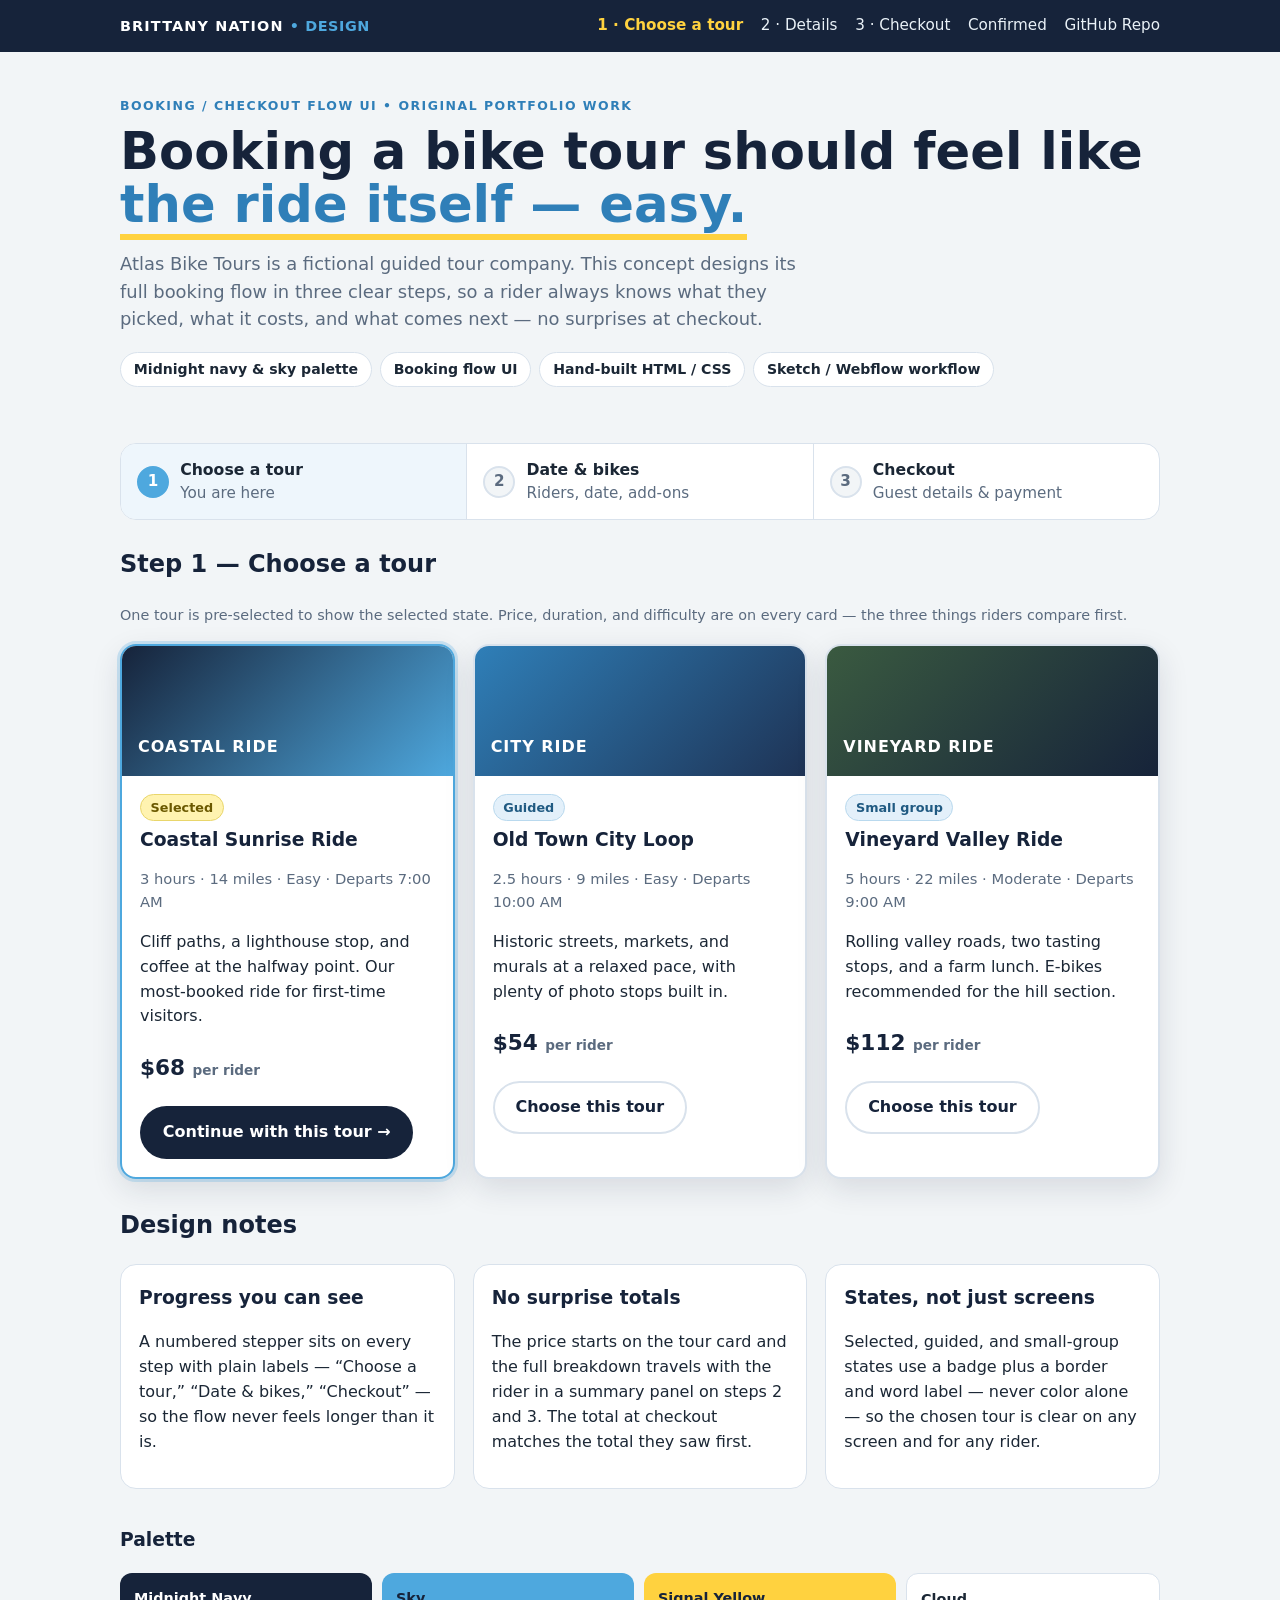
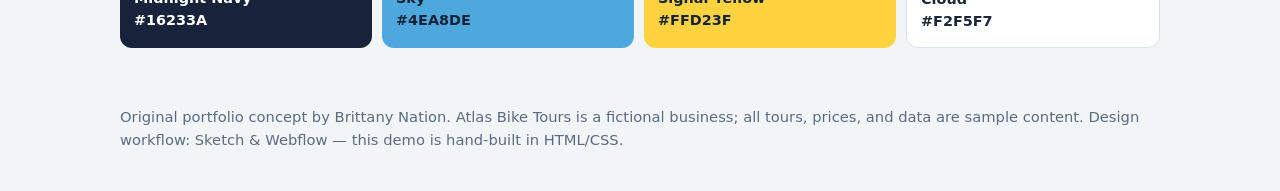
<file: index.html>
<!doctype html>
<html lang="en">
<head>
<meta charset="utf-8">
<meta name="viewport" content="width=device-width, initial-scale=1">
<title>Atlas Bike Tours — Booking Flow UI Concept | Brittany Nation</title>
<meta name="description" content="Atlas Bike Tours is an original booking and checkout flow UI concept for a fictional guided bike tour company: choose a tour, pick a date and bikes, then check out — in midnight navy, sky blue, and signal yellow.">
<meta property="og:type" content="website">
<meta property="og:title" content="Atlas Bike Tours — Booking Flow UI Concept | Brittany Nation">
<meta property="og:description" content="An original booking/checkout flow UI concept — tour selection, details, and checkout in navy, sky & signal yellow. Designed by Brittany Nation (Sketch / Webflow workflow, hand-built HTML/CSS).">
<meta property="og:url" content="https://brittanynation.github.io/booking-flow-ui/">
<meta property="og:image" content="https://brittanynation.github.io/booking-flow-ui/og-image.png">
<meta property="og:image:width" content="1200">
<meta property="og:image:height" content="627">
<meta name="twitter:card" content="summary_large_image">
<meta name="twitter:title" content="Atlas Bike Tours — Booking Flow UI Concept | Brittany Nation">
<meta name="twitter:description" content="Booking flow UI concept for a fictional bike tour company. Navy, sky & signal yellow. Original portfolio work by Brittany Nation.">
<meta name="twitter:image" content="https://brittanynation.github.io/booking-flow-ui/og-image.png">
<link rel="stylesheet" href="styles.css">
</head>
<body>
<a class="skip" href="#main">Skip to content</a>
<header class="topbar"><div class="wrap"><div class="brand">BRITTANY NATION <span>• DESIGN</span></div><nav class="nav" aria-label="Project"><a href="index.html" aria-current="page">1 · Choose a tour</a><a href="details.html">2 · Details</a><a href="checkout.html">3 · Checkout</a><a href="confirmation.html">Confirmed</a><a href="https://github.com/BrittanyNation/booking-flow-ui">GitHub Repo</a></nav></div></header>
<main id="main"><div class="wrap">
  <section class="hero">
    <p class="eyebrow">Booking / Checkout Flow UI • Original Portfolio Work</p>
    <h1>Booking a bike tour should feel like <em>the ride itself — easy.</em></h1>
    <p class="lede">Atlas Bike Tours is a fictional guided tour company. This concept designs its full booking flow in three clear steps, so a rider always knows what they picked, what it costs, and what comes next — no surprises at checkout.</p>
    <div class="pills"><span class="pill">Midnight navy &amp; sky palette</span><span class="pill">Booking flow UI</span><span class="pill">Hand-built HTML / CSS</span><span class="pill">Sketch / Webflow workflow</span></div>
  </section>

  <ol class="stepper" aria-label="Booking progress">
    <li class="active"><span class="num" aria-hidden="true">1</span><span><strong>Choose a tour</strong>You are here</span></li>
    <li><span class="num" aria-hidden="true">2</span><span><strong>Date &amp; bikes</strong>Riders, date, add-ons</span></li>
    <li><span class="num" aria-hidden="true">3</span><span><strong>Checkout</strong>Guest details &amp; payment</span></li>
  </ol>

  <section aria-label="Choose a tour">
    <h2 style="color:var(--navy)">Step 1 — Choose a tour</h2>
    <p class="hint">One tour is pre-selected to show the selected state. Price, duration, and difficulty are on every card — the three things riders compare first.</p>
    <div class="grid3">
      <article class="card selected" data-tour-card="coastal">
        <div class="card-visual v-coast">COASTAL RIDE</div>
        <div class="card-body"><span class="badge">Selected</span><h3>Coastal Sunrise Ride</h3><p class="meta">3 hours · 14 miles · Easy · Departs 7:00 AM</p><p>Cliff paths, a lighthouse stop, and coffee at the halfway point. Our most-booked ride for first-time visitors.</p><p class="price">$68 <small>per rider</small></p><a class="btn btn-primary" href="details.html" data-choose>Continue with this tour →</a></div>
      </article>
      <article class="card" data-tour-card="city">
        <div class="card-visual v-city">CITY RIDE</div>
        <div class="card-body"><span class="badge badge-blue">Guided</span><h3>Old Town City Loop</h3><p class="meta">2.5 hours · 9 miles · Easy · Departs 10:00 AM</p><p>Historic streets, markets, and murals at a relaxed pace, with plenty of photo stops built in.</p><p class="price">$54 <small>per rider</small></p><a class="btn btn-ghost" href="details.html" data-choose>Choose this tour</a></div>
      </article>
      <article class="card" data-tour-card="vineyard">
        <div class="card-visual v-vine">VINEYARD RIDE</div>
        <div class="card-body"><span class="badge badge-blue">Small group</span><h3>Vineyard Valley Ride</h3><p class="meta">5 hours · 22 miles · Moderate · Departs 9:00 AM</p><p>Rolling valley roads, two tasting stops, and a farm lunch. E-bikes recommended for the hill section.</p><p class="price">$112 <small>per rider</small></p><a class="btn btn-ghost" href="details.html" data-choose>Choose this tour</a></div>
      </article>
    </div>
  </section>

  <section aria-label="Design notes">
    <h2 style="color:var(--navy)">Design notes</h2>
    <div class="notes">
      <div class="note"><h3>Progress you can see</h3><p>A numbered stepper sits on every step with plain labels — “Choose a tour,” “Date &amp; bikes,” “Checkout” — so the flow never feels longer than it is.</p></div>
      <div class="note"><h3>No surprise totals</h3><p>The price starts on the tour card and the full breakdown travels with the rider in a summary panel on steps 2 and 3. The total at checkout matches the total they saw first.</p></div>
      <div class="note"><h3>States, not just screens</h3><p>Selected, guided, and small-group states use a badge plus a border and word label — never color alone — so the chosen tour is clear on any screen and for any rider.</p></div>
    </div>
    <h3 style="color:var(--navy)">Palette</h3>
    <div class="swatch">
      <span style="background:#16233A;color:#fff">Midnight Navy<br>#16233A</span>
      <span style="background:#4EA8DE;color:#16233A">Sky<br>#4EA8DE</span>
      <span style="background:#FFD23F;color:#16233A">Signal Yellow<br>#FFD23F</span>
      <span style="background:#fff;border:1px solid #D9E2EC;color:#1B2735">Cloud<br>#F2F5F7</span>
    </div>
  </section>
</div></main>
<footer><div class="wrap">Original portfolio concept by Brittany Nation. Atlas Bike Tours is a fictional business; all tours, prices, and data are sample content. Design workflow: Sketch &amp; Webflow — this demo is hand-built in HTML/CSS.</div></footer>
<script src="flow.js"></script>
</body>
</html>
</file>
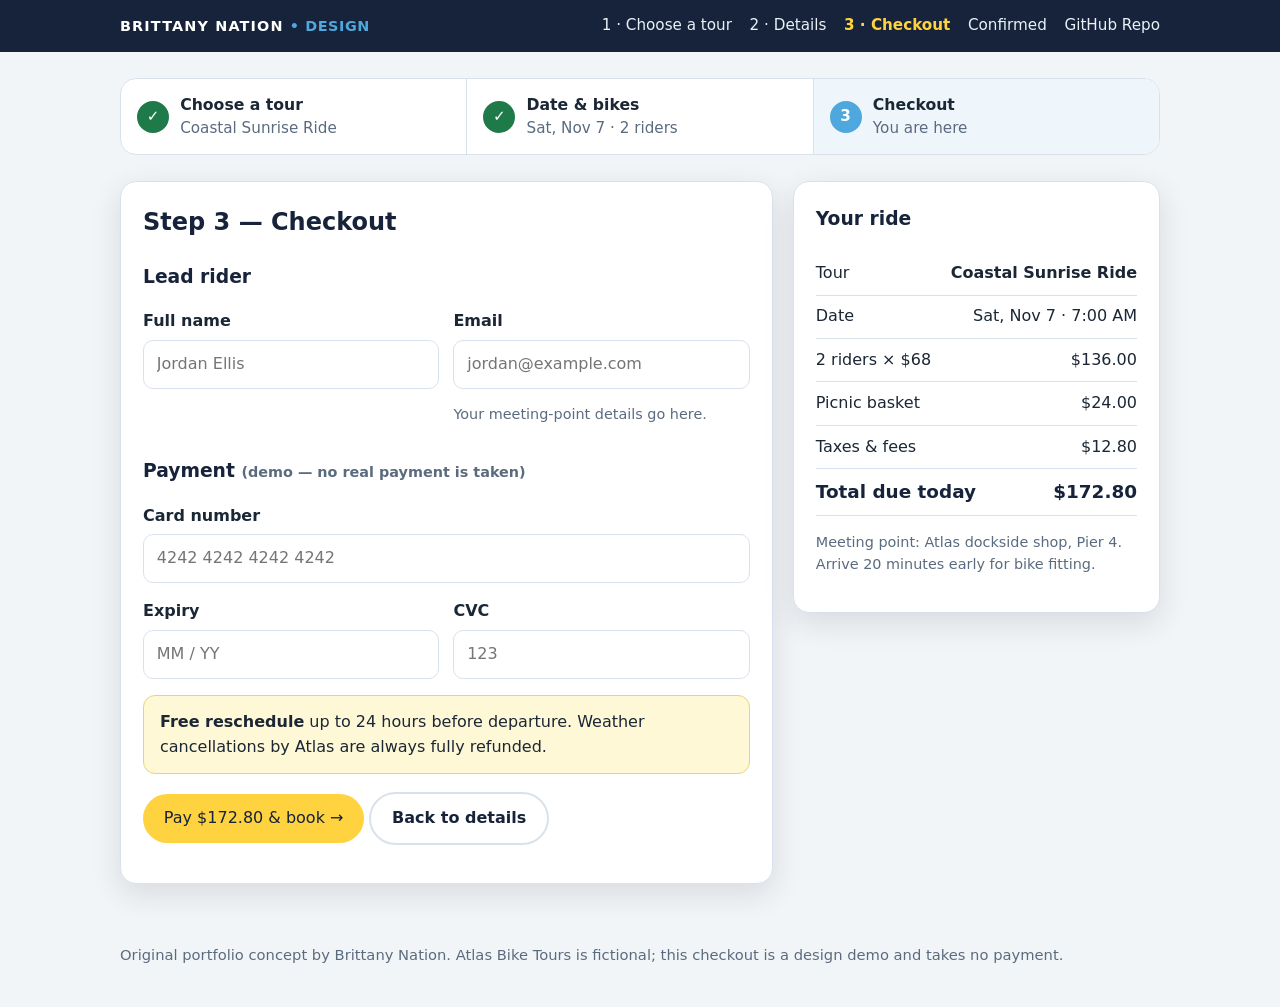
<file: checkout.html>
<!doctype html>
<html lang="en">
<head>
<meta charset="utf-8">
<meta name="viewport" content="width=device-width, initial-scale=1">
<title>Step 3 · Checkout — Atlas Bike Tours | Brittany Nation</title>
<meta name="description" content="Step 3 of the Atlas Bike Tours booking flow UI concept: guest details, payment mock, and a matching order summary.">
<meta property="og:type" content="website">
<meta property="og:title" content="Atlas Bike Tours — Booking Flow UI Concept | Brittany Nation">
<meta property="og:description" content="An original booking/checkout flow UI concept in navy, sky & signal yellow. Designed by Brittany Nation (Sketch / Webflow workflow, hand-built HTML/CSS).">
<meta property="og:url" content="https://brittanynation.github.io/booking-flow-ui/checkout.html">
<meta property="og:image" content="https://brittanynation.github.io/booking-flow-ui/og-image.png">
<meta property="og:image:width" content="1200">
<meta property="og:image:height" content="627">
<meta name="twitter:card" content="summary_large_image">
<meta name="twitter:image" content="https://brittanynation.github.io/booking-flow-ui/og-image.png">
<link rel="stylesheet" href="styles.css">
</head>
<body>
<a class="skip" href="#main">Skip to content</a>
<header class="topbar"><div class="wrap"><div class="brand">BRITTANY NATION <span>• DESIGN</span></div><nav class="nav" aria-label="Project"><a href="index.html">1 · Choose a tour</a><a href="details.html">2 · Details</a><a href="checkout.html" aria-current="page">3 · Checkout</a><a href="confirmation.html">Confirmed</a><a href="https://github.com/BrittanyNation/booking-flow-ui">GitHub Repo</a></nav></div></header>
<main id="main"><div class="wrap">
  <ol class="stepper" aria-label="Booking progress">
    <li class="done"><span class="num" aria-hidden="true">✓</span><span><strong>Choose a tour</strong>Coastal Sunrise Ride</span></li>
    <li class="done"><span class="num" aria-hidden="true">✓</span><span><strong>Date &amp; bikes</strong><span id="stepper-date">Sat, Nov 7 · 2 riders</span></span></li>
    <li class="active"><span class="num" aria-hidden="true">3</span><span><strong>Checkout</strong>You are here</span></li>
  </ol>
  <div class="layout">
    <section class="panel" aria-label="Checkout">
      <h2>Step 3 — Checkout</h2>
      <form id="checkout-form" novalidate>
        <h3>Lead rider</h3>
        <div class="row2">
          <div class="field"><label for="name">Full name</label><input id="name" autocomplete="name" placeholder="Jordan Ellis"><p class="error" id="err-name">Please enter the lead rider’s full name.</p></div>
          <div class="field"><label for="email">Email</label><input id="email" type="email" autocomplete="email" placeholder="jordan@example.com"><p class="hint">Your meeting-point details go here.</p><p class="error" id="err-email">Please enter a valid email address.</p></div>
        </div>
        <h3>Payment <span class="hint">(demo — no real payment is taken)</span></h3>
        <div class="field"><label for="card">Card number</label><input id="card" inputmode="numeric" placeholder="4242 4242 4242 4242"><p class="error" id="err-card">Please enter a 16-digit card number.</p></div>
        <div class="row2">
          <div class="field"><label for="exp">Expiry</label><input id="exp" placeholder="MM / YY"><p class="error" id="err-exp">Please enter a valid future expiry (MM / YY).</p></div>
          <div class="field"><label for="cvc">CVC</label><input id="cvc" inputmode="numeric" placeholder="123"><p class="error" id="err-cvc">Please enter the 3-digit CVC.</p></div>
        </div>
        <div class="notice"><strong>Free reschedule</strong> up to 24 hours before departure. Weather cancellations by Atlas are always fully refunded.</div>
        <p style="margin-top:18px"><button class="btn btn-yellow" type="submit" id="pay-btn">Pay $172.80 &amp; book →</button> <a class="btn btn-ghost" href="details.html">Back to details</a></p>
      </form>
    </section>
    <aside class="panel summary" aria-label="Order summary">
      <h3>Your ride</h3>
      <dl>
        <div class="row"><dt>Tour</dt><dd><strong>Coastal Sunrise Ride</strong></dd></div>
        <div class="row"><dt>Date</dt><dd>Sat, Nov 7 · 7:00 AM</dd></div>
        <div class="row"><dt>2 riders × $68</dt><dd>$136.00</dd></div>
        <div class="row"><dt>Picnic basket</dt><dd>$24.00</dd></div>
        <div class="row"><dt>Taxes &amp; fees</dt><dd>$12.80</dd></div>
        <div class="row total"><dt>Total due today</dt><dd>$172.80</dd></div>
      </dl>
      <p class="hint">Meeting point: Atlas dockside shop, Pier 4. Arrive 20 minutes early for bike fitting.</p>
    </aside>
  </div>
</div></main>
<footer><div class="wrap">Original portfolio concept by Brittany Nation. Atlas Bike Tours is fictional; this checkout is a design demo and takes no payment.</div></footer>
<script src="flow.js"></script>
</body>
</html>
</file>
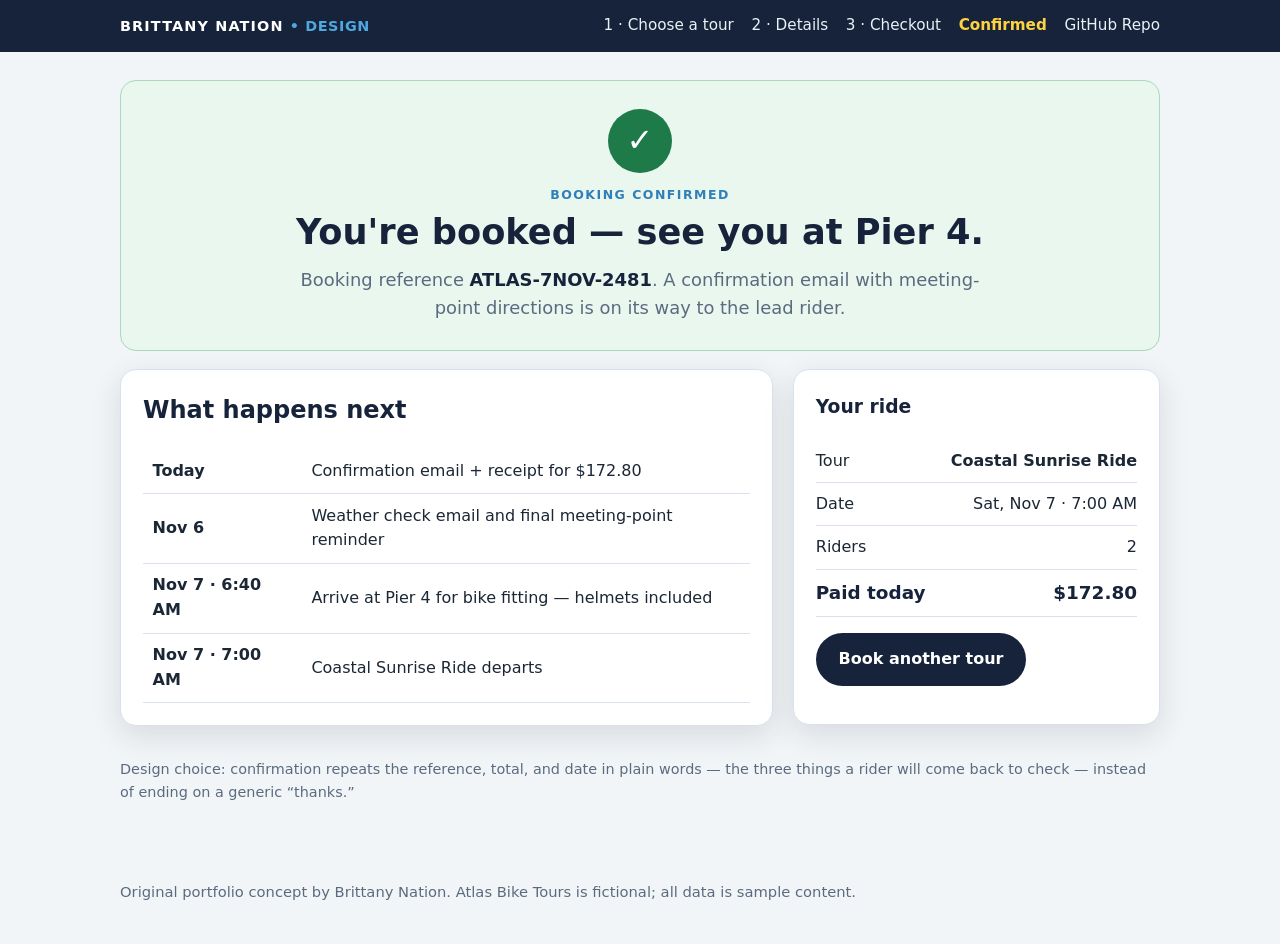
<file: confirmation.html>
<!doctype html>
<html lang="en">
<head>
<meta charset="utf-8">
<meta name="viewport" content="width=device-width, initial-scale=1">
<title>Booked — Atlas Bike Tours | Brittany Nation</title>
<meta name="description" content="Confirmation state for the Atlas Bike Tours booking flow UI concept: booking reference, ride summary, and what happens next.">
<meta property="og:type" content="website">
<meta property="og:title" content="Atlas Bike Tours — Booking Flow UI Concept | Brittany Nation">
<meta property="og:description" content="An original booking/checkout flow UI concept in navy, sky & signal yellow. Designed by Brittany Nation (Sketch / Webflow workflow, hand-built HTML/CSS).">
<meta property="og:url" content="https://brittanynation.github.io/booking-flow-ui/confirmation.html">
<meta property="og:image" content="https://brittanynation.github.io/booking-flow-ui/og-image.png">
<meta property="og:image:width" content="1200">
<meta property="og:image:height" content="627">
<meta name="twitter:card" content="summary_large_image">
<meta name="twitter:image" content="https://brittanynation.github.io/booking-flow-ui/og-image.png">
<link rel="stylesheet" href="styles.css">
</head>
<body>
<a class="skip" href="#main">Skip to content</a>
<header class="topbar"><div class="wrap"><div class="brand">BRITTANY NATION <span>• DESIGN</span></div><nav class="nav" aria-label="Project"><a href="index.html">1 · Choose a tour</a><a href="details.html">2 · Details</a><a href="checkout.html">3 · Checkout</a><a href="confirmation.html" aria-current="page">Confirmed</a><a href="https://github.com/BrittanyNation/booking-flow-ui">GitHub Repo</a></nav></div></header>
<main id="main"><div class="wrap" style="padding-top:28px;padding-bottom:36px">
  <section class="success" aria-label="Booking confirmed">
    <div class="checkbig" aria-hidden="true">✓</div>
    <p class="eyebrow">Booking confirmed</p>
    <h1 style="font-size:2.2rem">You're booked — see you at Pier 4.</h1>
    <p class="lede" style="margin:0 auto">Booking reference <strong style="color:var(--navy)" id="conf-ref">ATLAS-7NOV-2481</strong>. A confirmation email with meeting-point directions is on its way to the lead rider.</p>
  </section>
  <div class="layout">
    <section class="panel"><h2>What happens next</h2>
      <table><tbody>
        <tr><th scope="row">Today</th><td id="conf-receipt">Confirmation email + receipt for $172.80</td></tr>
        <tr><th scope="row">Nov 6</th><td>Weather check email and final meeting-point reminder</td></tr>
        <tr><th scope="row">Nov 7 · 6:40 AM</th><td>Arrive at Pier 4 for bike fitting — helmets included</td></tr>
        <tr><th scope="row">Nov 7 · 7:00 AM</th><td>Coastal Sunrise Ride departs</td></tr>
      </tbody></table>
    </section>
    <aside class="panel summary"><h3>Your ride</h3><dl>
      <div class="row"><dt>Tour</dt><dd><strong>Coastal Sunrise Ride</strong></dd></div>
      <div class="row"><dt>Date</dt><dd>Sat, Nov 7 · 7:00 AM</dd></div>
      <div class="row"><dt>Riders</dt><dd>2</dd></div>
      <div class="row total"><dt>Paid today</dt><dd>$172.80</dd></div>
    </dl><p style="margin-top:16px"><a class="btn btn-primary" href="index.html" id="book-another">Book another tour</a></p></aside>
  </div>
  <p class="hint">Design choice: confirmation repeats the reference, total, and date in plain words — the three things a rider will come back to check — instead of ending on a generic “thanks.”</p>
</div></main>
<footer><div class="wrap">Original portfolio concept by Brittany Nation. Atlas Bike Tours is fictional; all data is sample content.</div></footer>
<script src="flow.js"></script>
</body>
</html>
</file>
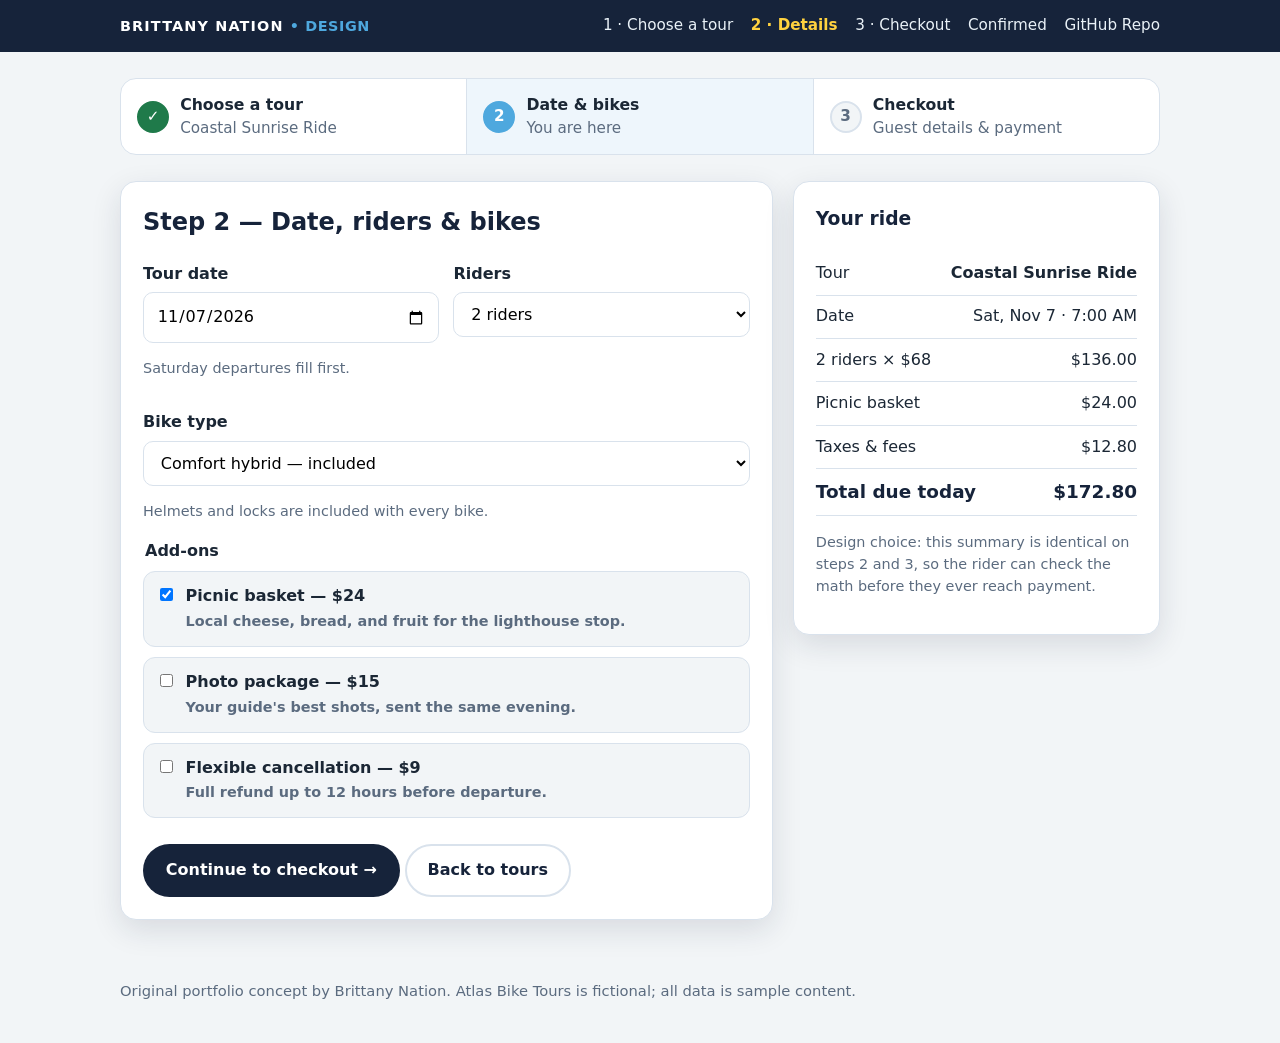
<file: details.html>
<!doctype html>
<html lang="en">
<head>
<meta charset="utf-8">
<meta name="viewport" content="width=device-width, initial-scale=1">
<title>Step 2 · Date &amp; Bikes — Atlas Bike Tours | Brittany Nation</title>
<meta name="description" content="Step 2 of the Atlas Bike Tours booking flow UI concept: date, riders, bike type, and add-ons with a live order summary.">
<meta property="og:type" content="website">
<meta property="og:title" content="Atlas Bike Tours — Booking Flow UI Concept | Brittany Nation">
<meta property="og:description" content="An original booking/checkout flow UI concept in navy, sky & signal yellow. Designed by Brittany Nation (Sketch / Webflow workflow, hand-built HTML/CSS).">
<meta property="og:url" content="https://brittanynation.github.io/booking-flow-ui/details.html">
<meta property="og:image" content="https://brittanynation.github.io/booking-flow-ui/og-image.png">
<meta property="og:image:width" content="1200">
<meta property="og:image:height" content="627">
<meta name="twitter:card" content="summary_large_image">
<meta name="twitter:image" content="https://brittanynation.github.io/booking-flow-ui/og-image.png">
<link rel="stylesheet" href="styles.css">
</head>
<body>
<a class="skip" href="#main">Skip to content</a>
<header class="topbar"><div class="wrap"><div class="brand">BRITTANY NATION <span>• DESIGN</span></div><nav class="nav" aria-label="Project"><a href="index.html">1 · Choose a tour</a><a href="details.html" aria-current="page">2 · Details</a><a href="checkout.html">3 · Checkout</a><a href="confirmation.html">Confirmed</a><a href="https://github.com/BrittanyNation/booking-flow-ui">GitHub Repo</a></nav></div></header>
<main id="main"><div class="wrap">
  <ol class="stepper" aria-label="Booking progress">
    <li class="done"><span class="num" aria-hidden="true">✓</span><span><strong>Choose a tour</strong><span id="stepper-tour">Coastal Sunrise Ride</span></span></li>
    <li class="active"><span class="num" aria-hidden="true">2</span><span><strong>Date &amp; bikes</strong>You are here</span></li>
    <li><span class="num" aria-hidden="true">3</span><span><strong>Checkout</strong>Guest details &amp; payment</span></li>
  </ol>
  <div class="layout">
    <section class="panel" aria-label="Booking details">
      <h2>Step 2 — Date, riders &amp; bikes</h2>
      <form>
        <div class="row2">
          <div class="field"><label for="date">Tour date</label><input id="date" type="date" value="2026-11-07"><p class="hint">Saturday departures fill first.</p><p class="error" id="err-date"></p></div>
          <div class="field"><label for="riders">Riders</label><select id="riders"><option>1 rider</option><option selected>2 riders</option><option>3 riders</option><option>4 riders</option></select></div>
        </div>
        <div class="field"><label for="bike">Bike type</label><select id="bike"><option selected>Comfort hybrid — included</option><option>E-bike — +$18 per rider</option><option>Road bike — +$12 per rider</option></select><p class="hint">Helmets and locks are included with every bike.</p></div>
        <fieldset style="border:0;padding:0;margin:0 0 16px"><legend style="font-weight:700;margin-bottom:.5rem">Add-ons</legend>
          <label class="check"><input type="checkbox" id="addon-picnic" checked><span><strong>Picnic basket — $24</strong><br><span class="hint">Local cheese, bread, and fruit for the lighthouse stop.</span></span></label>
          <label class="check"><input type="checkbox" id="addon-photo"><span><strong>Photo package — $15</strong><br><span class="hint">Your guide's best shots, sent the same evening.</span></span></label>
          <label class="check"><input type="checkbox" id="addon-flex"><span><strong>Flexible cancellation — $9</strong><br><span class="hint">Full refund up to 12 hours before departure.</span></span></label>
        </fieldset>
        <a class="btn btn-primary" href="checkout.html" id="to-checkout">Continue to checkout →</a>
        <a class="btn btn-ghost" href="index.html">Back to tours</a>
      </form>
    </section>
    <aside class="panel summary" aria-label="Order summary">
      <h3>Your ride</h3>
      <dl>
        <div class="row"><dt>Tour</dt><dd><strong>Coastal Sunrise Ride</strong></dd></div>
        <div class="row"><dt>Date</dt><dd>Sat, Nov 7 · 7:00 AM</dd></div>
        <div class="row"><dt>2 riders × $68</dt><dd>$136.00</dd></div>
        <div class="row"><dt>Picnic basket</dt><dd>$24.00</dd></div>
        <div class="row"><dt>Taxes &amp; fees</dt><dd>$12.80</dd></div>
        <div class="row total"><dt>Total due today</dt><dd>$172.80</dd></div>
      </dl>
      <p class="hint">Design choice: this summary is identical on steps 2 and 3, so the rider can check the math before they ever reach payment.</p>
    </aside>
  </div>
</div></main>
<footer><div class="wrap">Original portfolio concept by Brittany Nation. Atlas Bike Tours is fictional; all data is sample content.</div></footer>
<script src="flow.js"></script>
</body>
</html>
</file>
<file: styles.css>
:root{
  --navy:#16233A; --navy2:#1E3355; --sky:#4EA8DE; --sky-dark:#2F7FB8;
  --yellow:#FFD23F; --cloud:#F2F5F7; --white:#fff; --ink:#1B2735; --muted:#5B6B7F;
  --line:#D9E2EC; --green:#1F7A4A; --radius:16px;
  --shadow:0 10px 30px rgba(22,35,58,.12);
}
*{box-sizing:border-box}
body{margin:0;font-family:system-ui,-apple-system,Segoe UI,Roboto,Helvetica,Arial,sans-serif;background:var(--cloud);color:var(--ink);line-height:1.55}
a{color:var(--sky-dark)}
.skip{position:absolute;left:-999px;top:0;background:var(--navy);color:#fff;padding:.6rem 1rem;z-index:10}
.skip:focus{left:1rem;top:1rem}
.wrap{max-width:1080px;margin:0 auto;padding:0 20px}
.topbar{background:var(--navy);color:#fff}
.topbar .wrap{display:flex;justify-content:space-between;align-items:center;padding:14px 20px;gap:1rem;flex-wrap:wrap}
.brand{font-weight:800;letter-spacing:.08em;font-size:.9rem}
.brand span{color:var(--sky);font-weight:600;letter-spacing:.04em}
.nav{display:flex;gap:1.1rem;flex-wrap:wrap}
.nav a{color:#EAF2F8;text-decoration:none;font-size:.95rem}
.nav a[aria-current]{color:var(--yellow);font-weight:700}
.hero{padding:44px 0 10px}
.eyebrow{color:var(--sky-dark);font-weight:800;letter-spacing:.12em;text-transform:uppercase;font-size:.78rem;margin:0 0 .6rem}
h1{font-size:clamp(2rem,5vw,3.2rem);line-height:1.05;margin:.2rem 0 1rem;color:var(--navy)}
h1 em{color:var(--sky-dark);font-style:normal;border-bottom:6px solid var(--yellow)}
.lede{font-size:1.12rem;color:var(--muted);max-width:680px}
.pills{display:flex;gap:.5rem;flex-wrap:wrap;margin:1.2rem 0}
.pill{background:#fff;border:1px solid var(--line);border-radius:999px;padding:.35rem .8rem;font-size:.88rem;font-weight:600}
.btn{display:inline-block;text-decoration:none;border-radius:999px;padding:.75rem 1.3rem;font-weight:800;border:2px solid transparent}
.btn-primary{background:var(--navy);color:#fff}
.btn-primary:hover{background:var(--navy2)}
.btn-yellow{background:var(--yellow);color:var(--navy)}
.btn-ghost{background:#fff;color:var(--navy);border-color:var(--line)}
.cta-row{display:flex;gap:.7rem;flex-wrap:wrap;margin:1rem 0 2rem}
/* Stepper */
.stepper{display:flex;gap:0;list-style:none;padding:0;margin:26px 0;background:#fff;border:1px solid var(--line);border-radius:var(--radius);overflow:hidden}
.stepper li{flex:1;padding:14px 16px;display:flex;gap:.7rem;align-items:center;font-size:.95rem;color:var(--muted);border-right:1px solid var(--line)}
.stepper li:last-child{border-right:0}
.stepper li strong{color:var(--ink);display:block;font-size:.98rem}
.stepper .num{width:32px;height:32px;flex:0 0 32px;border-radius:50%;background:var(--cloud);border:2px solid var(--line);display:grid;place-items:center;font-weight:800;color:var(--muted)}
.stepper li.active{background:#EEF6FC}
.stepper li.active .num{background:var(--sky);border-color:var(--sky);color:#fff}
.stepper li.done .num{background:var(--green);border-color:var(--green);color:#fff}
@media(max-width:640px){.stepper{flex-direction:column}.stepper li{border-right:0;border-bottom:1px solid var(--line)}}
/* Cards */
.grid3{display:grid;grid-template-columns:repeat(3,1fr);gap:18px;margin:18px 0 28px}
@media(max-width:860px){.grid3{grid-template-columns:1fr}}
.card{background:#fff;border:2px solid var(--line);border-radius:var(--radius);overflow:hidden;box-shadow:var(--shadow)}
.card.selected{border-color:var(--sky);outline:3px solid rgba(78,168,222,.25)}
.card-visual{height:130px;display:flex;align-items:flex-end;padding:16px;color:#fff;font-weight:800;letter-spacing:.06em}
.v-coast{background:linear-gradient(135deg,var(--navy),var(--sky))}
.v-city{background:linear-gradient(135deg,#2F7FB8,var(--navy2))}
.v-vine{background:linear-gradient(135deg,#3A5A40,var(--navy))}
.card-body{padding:18px}
.card-body h3{margin:.2rem 0 .4rem;color:var(--navy)}
.meta{color:var(--muted);font-size:.92rem}
.price{font-size:1.35rem;font-weight:900;color:var(--navy)}
.price small{font-size:.85rem;color:var(--muted);font-weight:600}
.badge{display:inline-block;background:#FFF3B0;color:#6B5900;border:1px solid #E9D66B;border-radius:999px;padding:.18rem .6rem;font-size:.8rem;font-weight:800}
.badge-blue{background:#E3F0FA;color:#205A82;border-color:#B9D9EE}
/* Layout + forms */
.layout{display:grid;grid-template-columns:1.6fr .9fr;gap:20px;align-items:start;margin:18px 0 32px}
@media(max-width:860px){.layout{grid-template-columns:1fr}}
.panel{background:#fff;border:1px solid var(--line);border-radius:var(--radius);padding:22px;box-shadow:var(--shadow)}
.panel h2,.panel h3{color:var(--navy);margin-top:0}
.field{margin:0 0 16px}
label{font-weight:700;display:block;margin-bottom:.35rem}
input,select{width:100%;padding:.7rem .8rem;border:1.5px solid var(--line);border-radius:10px;font:inherit;background:#fff}
input:focus,select:focus{outline:3px solid rgba(78,168,222,.35);border-color:var(--sky)}
.hint{color:var(--muted);font-size:.9rem}
.row2{display:grid;grid-template-columns:1fr 1fr;gap:14px}
@media(max-width:560px){.row2{grid-template-columns:1fr}}
.check{display:flex;gap:.6rem;align-items:flex-start;background:var(--cloud);border:1px solid var(--line);border-radius:12px;padding:12px;margin-bottom:10px}
.check input{width:auto;margin-top:.25rem}
.summary dl{margin:0}
.summary div.row{display:flex;justify-content:space-between;padding:.55rem 0;border-bottom:1px solid var(--line);gap:1rem}
.summary .total{font-size:1.15rem;font-weight:900;color:var(--navy);border-bottom:0}
.notice{background:#FFF8D6;border:1px solid #E9D66B;border-radius:12px;padding:14px 16px}
.success{background:#EAF7EF;border:1px solid #A9D8BB;border-radius:var(--radius);padding:28px;text-align:center}
.success .checkbig{width:64px;height:64px;margin:0 auto 12px;border-radius:50%;background:var(--green);color:#fff;display:grid;place-items:center;font-size:2rem;font-weight:900}
table{width:100%;border-collapse:collapse}
th,td{text-align:left;padding:.6rem;border-bottom:1px solid var(--line)}
.notes{display:grid;grid-template-columns:repeat(3,1fr);gap:18px;margin:10px 0 36px}
@media(max-width:860px){.notes{grid-template-columns:1fr}}
.note{background:#fff;border:1px solid var(--line);border-radius:var(--radius);padding:18px}
.note h3{margin-top:0;color:var(--navy)}
.swatch{display:flex;gap:10px;flex-wrap:wrap;margin:12px 0 30px}
.swatch span{flex:1;min-width:140px;border-radius:12px;padding:14px;font-weight:800;font-size:.9rem}
footer{padding:28px 0 40px;color:var(--muted);font-size:.92rem}

/* --- Working-flow additions (palette colors only) --- */
.error{display:none;background:var(--yellow);color:var(--navy);font-size:.9rem;font-weight:600;margin:.35rem 0 0;padding:.35rem .6rem;border-radius:6px}
.error.show{display:block}
input.invalid{border-color:var(--navy);outline:2px solid var(--navy)}
button.btn{border:0;cursor:pointer;font:inherit}
</file>
